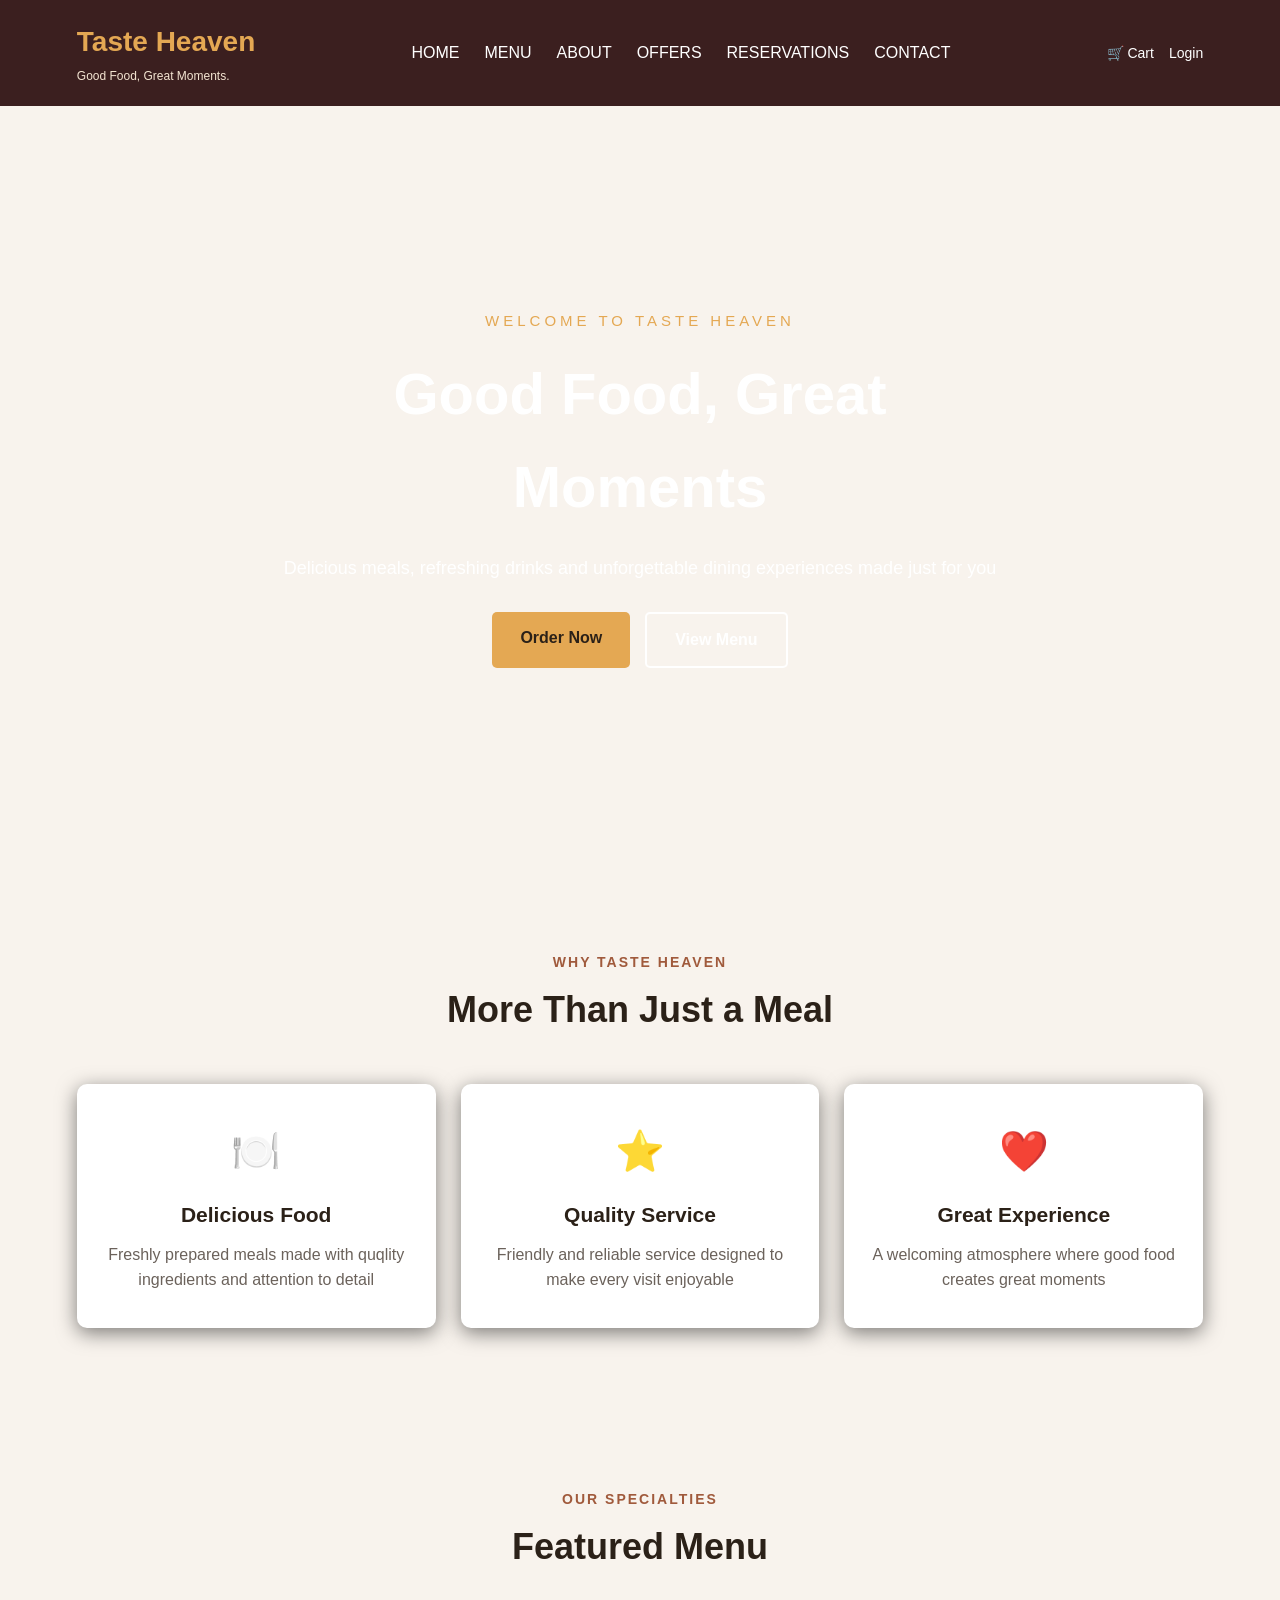
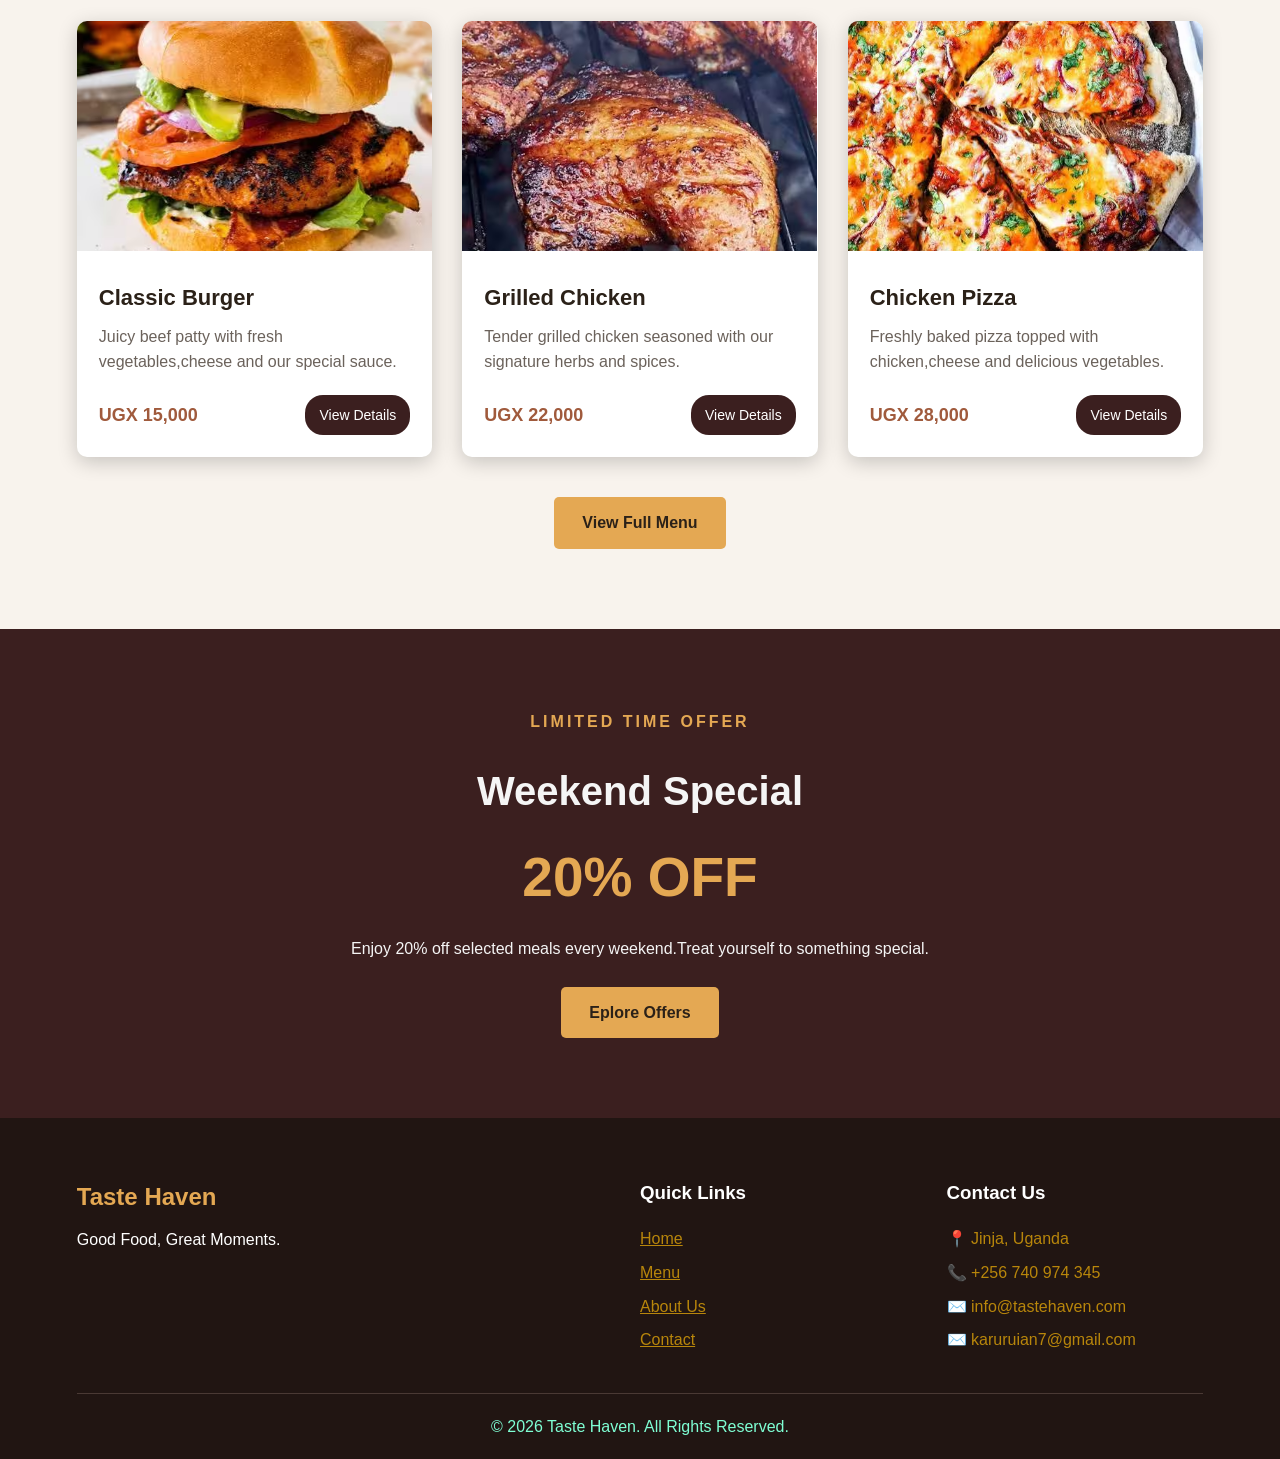
<file: index.html>
<!DOCTYPE html>
<html lang="en">
<head>
	<meta charset="utf-8">
	<meta name="viewport" content="width=device-width, initial-scale=1.0">

	<title>Taste Heaven | Good Food,Great Memories</title>

	<link rel="stylesheet" type="text/css" href="style.css">
</head>

<body>

<header class="header">

	<div class="logo">
		<h1>Taste Heaven</h1>
		<p>Good Food, Great Moments.</p>
	</div>

	<nav class="navigation">
		<a href="Pages/index.html">HOME</a>
		<a href="Pages/menu.html">MENU</a>
		<a href="Pages/about.html">ABOUT</a>
		<a href="Pages/offers.html">OFFERS</a>
		<a href="Pages/reservations.html">RESERVATIONS</a>
		<a href="Pages/contact.html">CONTACT</a>		
	</nav>


	<div class="header-actions">
		<a href="Pages/cart.html">🛒 Cart</a>
		<a href="Pages/login.html">Login</a>
    </div>

</header>

<section class="hero">
    
	<div class="hero-content">
		<p class="hero-subtittle">WELCOME TO TASTE HEAVEN</p>
		<h2>Good Food, Great Moments</h2>
		<p class="hero-comment">Delicious meals, refreshing drinks and unforgettable dining experiences made just for
		you</p>

	<div class="hero-buttons">
		<a href="Pages/menu.html" class="btn btn-primary">Order Now</a>
		<a href="Pages/menu.html" class="btn btn-secondary">View Menu</a>
	</div>
</div>

</section>

<section class="why-us">

	<div class="section-heading">
		<p>WHY TASTE HEAVEN</p>
		<h2>More Than Just a Meal</h2>
	</div>

	<div class="features">


	    <div class="feature-card">
	    	<div class="feature-icon">🍽️</div>
	    	<h3>Delicious Food</h3>
	    	<p>Freshly prepared meals made with quqlity ingredients and attention to detail</p>
	    </div>

	    <div class="feature-card">
	    	<div class="feature-icon">⭐</div>
	    	<h3>Quality Service</h3>
	    	<p>Friendly and reliable service designed to make every visit enjoyable</p>
	    </div>

	    <div class="feature-card">
	    	<div class="feature-icon">❤️</div>
	    	<h3>Great Experience</h3>
	    	<p>A welcoming atmosphere where good food creates great moments</p>
	    </div>
	</div>

</section>


<section class="featured-menu">

    <div class="section-heading">
        <p>OUR SPECIALTIES</p>
        <h2>Featured Menu</h2>
    </div>

    <div class="product-grid">

        <div class="product-card">

            <img src="burger.avif" alt="Classic Burger">

            <div class="product-info">
                <h3>Classic Burger</h3>

                <p>Juicy beef patty with fresh vegetables,cheese and our special sauce.</p>

                <div class="product-bottom">
                    <strong>UGX 15,000</strong>

                    <a href="pages/product-details.html"class="btn-small">View Details</a>
                </div>
            </div>

        </div>


        <div class="product-card">

            <img src="grilled-chicken.avif" alt="Grilled Chicken">

            <div class="product-info">
                <h3>Grilled Chicken</h3>

                <p>Tender grilled chicken seasoned with our signature herbs and spices.</p>

                <div class="product-bottom">
                    <strong>UGX 22,000</strong>

                    <a href="pages/product-details.html" class="btn-small">View Details</a>
                </div>

            </div>

        </div>


        <div class="product-card">

            <img src="pizza.avif"
                 alt="Chicken Pizza">

            <div class="product-info">
                <h3>Chicken Pizza</h3>

                <p>Freshly baked pizza topped with chicken,cheese and delicious vegetables.</p>

                <div class="product-bottom">
                    <strong>UGX 28,000</strong>

                    <a href="Pages/product-details.html"
                       class="btn-small">
                        View Details
                    </a>
                </div>

            </div>

        </div>

    </div>

    <div class="section-button">
        <a href="Pages/menu.html" class="btn btn-primary">
            View Full Menu
        </a>
    </div>

</section>


<section class="special-offer">
	<div class="offer-content">
		<p>LIMITED TIME OFFER</p>
		<h2>Weekend Special</h2>
		<h3>20% OFF</h3>
		<p>Enjoy 20% off selected meals every weekend.Treat yourself to something special.</p>
		<a href="Pages/offers.html" class="btn btn-primary">Eplore Offers</a>
	</div>

</section>


<footer class="footer">

    <div class="footer-content">

        <div class="footer-brand">
            <h2>Taste Haven</h2>
            <p>Good Food, Great Moments.</p>
        </div>

        <div class="footer-links">
            <h3>Quick Links</h3>

            <a href="index.html">Home</a>
            <a href="pages/menu.html">Menu</a>
            <a href="pages/about.html">About Us</a>
            <a href="pages/contact.html">Contact</a>
        </div>

        <div class="footer-contact">
            <h3>Contact Us</h3>

            <p>📍 Jinja, Uganda</p>
            <p>📞 +256 740 974 345</p>
            <p>✉️ info@tastehaven.com</p>
            <p>✉️ karuruian7@gmail.com</p>
        </div>

    </div>

    <div class="footer-bottom">
        <p>
            © 2026 Taste Haven. All Rights Reserved.
        </p>
    </div>

</footer>










		












	



























































































</body>
</html>
</file>
<file: style.css>
*{
	margin: 0;
	padding: 0;
	box-sizing: border-box;
}

body{
	font-family: Arial, sans-serif;
	background-color: #f8f3ed;
	color: #2b2118;
	line-height: 1.6;
}

a{
	text-decoration: none;
	color: inherit;
}

.header{
	display: flex;
	justify-content: space-between;
	align-items: center;
	padding: 20px 6%;
	background-color: #3b1f1f;
	color: white;
	position: sticky;
	top: 0;
	z-index: 1000;	
}

.logo h1{
	font-size: 28px;
	color: #e4a853;
	margin-bottom: 2px;
}

.logo p{
	font-size: 12px;
	color: #f4e5d2;
}

.navigation{
	display: flex;
	gap: 25px;
}

.navigation a{
	color: white;
	font-size: 16px;
	transition: 0.3s;
}

.navigation a:hover{
	color: #e4a853;
}

.header-actions{
	display: flex;
	align-items: center;
	gap: 15px;
}

.header-actions a{
	color: white;
	font-size: 14px;
}

.hero{
	min-height: 85vh;
	display: flex;
	align-items: center;
	justify-content: center;
	text-align: center;
	padding: 60px 6%;
    background:
        linear-gradient(rgba(0, 0, 0, 0.50)),rgba(0, 0, 0, 0.50) url("hero.avif");
	background-size: cover;
	background-position: center;
}

.hero-content{
	max-width: 750px;
	color: white;
}

.hero-subtittle{
	font-size: 15px;
	letter-spacing: 4px;
	margin-bottom: 15px;
	color: #e4a853;
}

.hero h2{
	font-size: 58px;
	margin-bottom: 20px;
}

.hero-comment{
	font-size: 18px;
	margin-bottom: 30px;
}

.hero-buttons{
	display: flex;
	justify-content: center;
	gap: 15px;
}

.btn{
	display: inline-block;
	padding: 13px 28px;
	border-radius: 5px;
	font-weight: bold;
	transition: 0.3s;
}

.btn-primary{
	background-color: #e4a853;
	color: #2b2118;
}

.btn-primary:hover{
	background-color: #f2c27b;
	transform: translatey(-2px);
}

.btn-secondary{
	border: 2px solid white;
	color: white;
}

.btn-secondary:hover{
	background-color: white;
	color: #3b1f1f;
}

section{
	padding: 80px 6%;
}

.section-heading{
	text-align: center;
	margin-bottom: 45px;
}

.section-heading p{
	color: #a05a3c;
	font-size: 14px;
	font-weight: bold;
	letter-spacing: 2px;
}

.section-heading h2{
	font-size: 36px;
	margin-top: 8px;
}

.features{
	display: grid;
	grid-template-columns: repeat(3, 1fr);
	gap: 25px;
}

.feature-card{
	background-color: white;
	padding: 35px 25px;
	text-align: center;
	border-radius: 10px;
	box-shadow: 0 5px 20px rgba(0, 0, 0, 0.50);
	transition: 0.3s;
}

.feature-card:hover{
	transform: translatey(-5px);
}

.feature-icon{
	font-size: 40px;
	margin-bottom: 15px;
}

.feature-card h3{
	margin-bottom: 10px;
	font-size: 21px;
}

.feature-card p{
	color: #6b625b;
}

.product-grid{
	display: grid;
	grid-template-columns: repeat(3, 1fr);
	gap: 30px;
}

.product-card{
	background-color: white;
	border-radius: 10px;
	overflow: hidden;
	box-shadow: 0 5px 20px rgba(0, 0, 0, 0.20);
	transition: 0.3s;
}

.product-card:hover{
	transform: translatey(-5px);
}

.product-card img{
	width: 355px;
	height: 230px;
	object-fit: cover;
}

.product-info{
	padding: 22px;
}

.product-info h3{
	font-size: 22px;
	margin-bottom: 8px;
}

.product-info p{
	color: #6b625b;
	margin-bottom: 20px;
}

.product-bottom{
	display: flex;
	justify-content: space-between;
	align-items: center;
}

.product-bottom strong{
	color: #a05a3c;
	font-size: 18px;
}

.btn-small{
	background-color: #3b1f1f;
	color: white;
	padding: 9px 14px;
	border-radius: 18px;
	font-size: 14px;
}

.section-button{
	text-align: center;
	margin-top: 40px;
}

.special-offer{
	background-color: #3b1f1f;
	color: whitesmoke;
	text-align: center;
}

.offer-content{
	max-width: 700px;
	margin: auto;
}

.offer-content >p:first-child{
	color: #e4a853;
	font-weight: bold;
	letter-spacing: 3px;
}

.offer-content h2{
	font-size: 40px;
	margin: 10px 0;
}

.offer-content h3{
	font-size: 55px;
	color: #e4a853;
	margin-bottom: 15px;
}

.offer-content p{
	margin-bottom: 25px;
}

.footer{
	background-color: #211512;
	color: white;
	padding: 60px 6% 20px;
}

.footer-content{
	display: grid;
	grid-template-columns: 2fr 1fr 1fr;
	gap: 50px;
	margin-bottom: 40px;
}

.footer-brand h2{
	color: #e4a853;
	margin-bottom: 10px;
}

.footer-links,
.footer-contact{
	display: flex;
	flex-direction: column;
	gap: 8px;
}

.footer h3{
	margin-bottom: 10px;
}

.footer-links a{
	color: darkgoldenrod;
	text-decoration: underline;
}

.footer-contact p{
	color: darkgoldenrod;
}

.footer-bottom{
	border-top: 1px solid #4a3934;
	padding-top: 20px;
	text-align: center;
	color: aquamarine;
}


@media (max-width: 900px) {

    .header {
        flex-wrap: wrap;
        gap: 20px;
    }

    .navbar {
        order: 3;
        width: 100%;
        justify-content: center;
        flex-wrap: wrap;
    }

    .hero h2 {
        font-size: 45px;
    }

    .features,
    .product-grid {
        grid-template-columns: repeat(2, 1fr);
    }

    .footer-content {
        grid-template-columns: 1fr 1fr;
    }
}


@media (max-width: 600px) {

    .header {
        flex-direction: column;
        align-items: center;
        text-align: center;
        gap: 12px;
        padding: 15px 5%;
    }

    .logo h1 {
        font-size: 23px;
    }

    .navbar {
        display: flex;
        flex-wrap: wrap;
        justify-content: center;
        gap: 8px 12px;
    }

    .navbar a {
        font-size: 11px;
        white-space: nowrap;
    }

    .hero {
        min-height: 75vh;
        padding: 50px 5%;
    }

    .hero h2 {
        font-size: 32px; /* Slightly reduced so words like "Moments" don't clip */
        word-break: break-word;
    }

    .hero-content > p:not(.hero-subtitle) {
        font-size: 15px;
    }

    .hero-buttons {
        flex-direction: column;
        align-items: center;
        width: 100%;
    }

    .btn {
        width: 100%;
        max-width: 250px;
        text-align: center;
    }

    section {
        padding: 40px 5%;
    }

    .section-heading h2 {
        font-size: 28px;
    }

    .features,
    .product-grid,
    .footer-content {
        grid-template-columns: 1fr;
    }
}
</file>
